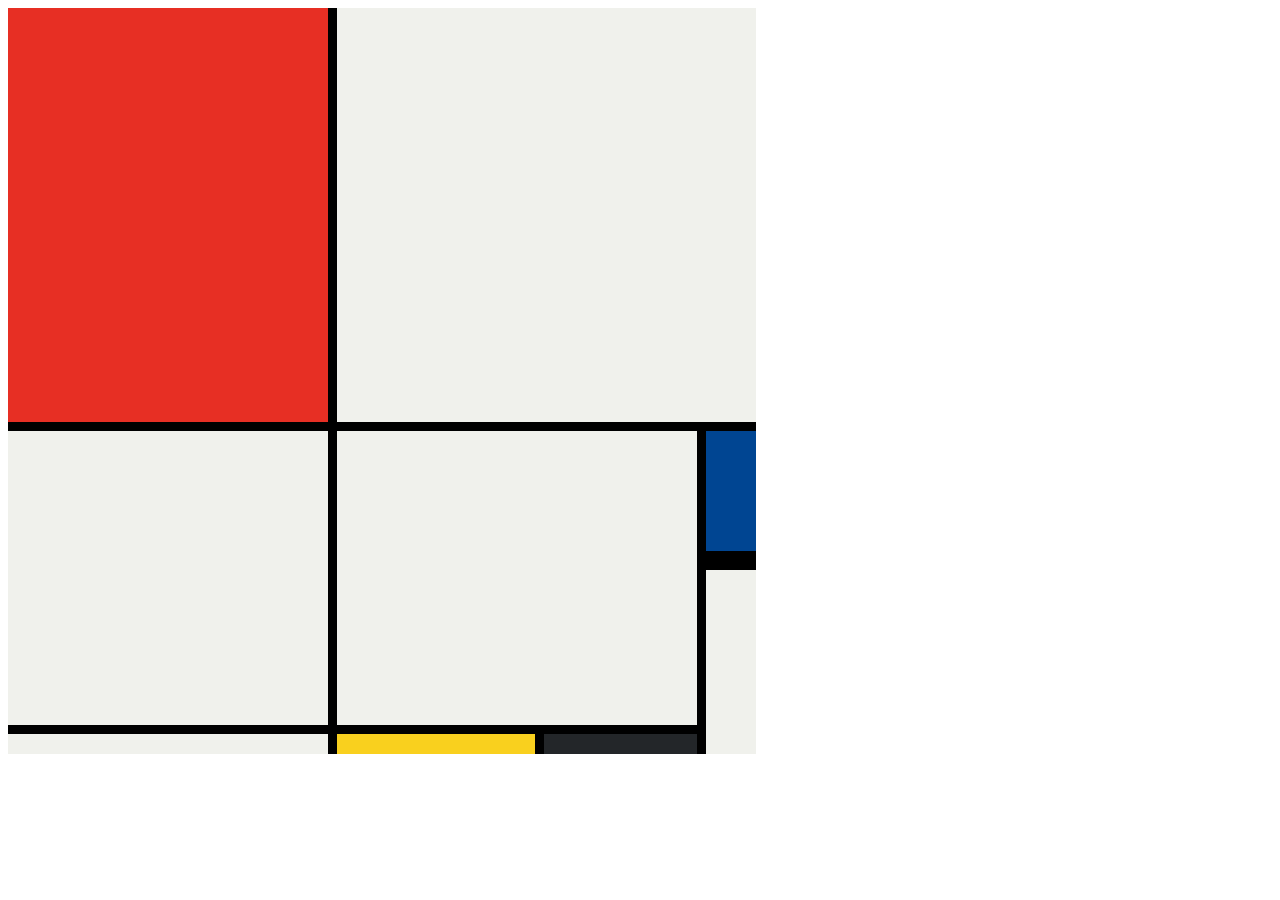
<file: 10.3 Mondrian Project/index.html>
<!DOCTYPE html>
<html lang="en">

<head>
  <meta charset="UTF-8">
  <meta name="viewport" content="width=device-width, initial-scale=1.0">
  <title>Mondrian Project</title>
  <style>
  
    /* 
    Write your CSS here 
    Gap Colour: #000
    White: #F0F1EC
    Red: #E72F24
    Black: #232629
    Blue: #004592
    Yellow: #F9D01E

    For dimensions, see dimensions.png image.
    HINT: Remember you can't change the properties of grid lines.
    But grid lines are transparent!
    */
    .main-container{
      display: flex;
      width: 748px;
      height: 746px;
      background-color: black;

    }
    .grid-container{
      display: grid;
      grid-template-rows: 414px 130px 155px 20px ;
      grid-template-columns: 320px 198px 153px 50px;
      gap: 9px;
    }
    .item{
      background-color: #F0F1EC;
    }
    .first{
      background-color: #E72F24;
    }
    .second {
      grid-column: span 3;
    }
    .third{
      grid-row: span 2;
    }
    .fourth{
      grid-column : span 2;
      grid-row: span 2;
    }
    .fifth{
      background-color: #004592;
      border-bottom: 10px solid;
    }
    .sixth{
      
      grid-row: span 2 ; 
      }
    .eighth{
      background-color: #F9D01E;
    }
    .ninth{
      background-color:#232629;
    }
  </style>
</head>

<body>
  <!-- Write your HTML here -->
   <div class="main-container ">
    <div class="grid-container">
      <div class="first item"></div>
      <div class="second item"></div>
      <div class="third item"></div>
      <div class="fourth item"></div>
      <div class="fifth item"></div>
      <div class="sixth item"></div>
      <div class="seventh item"></div>
      <div class="eighth item"></div>
      <div class="ninth item"></div>
    </div>
   </div>
</body>

</html>
</file>
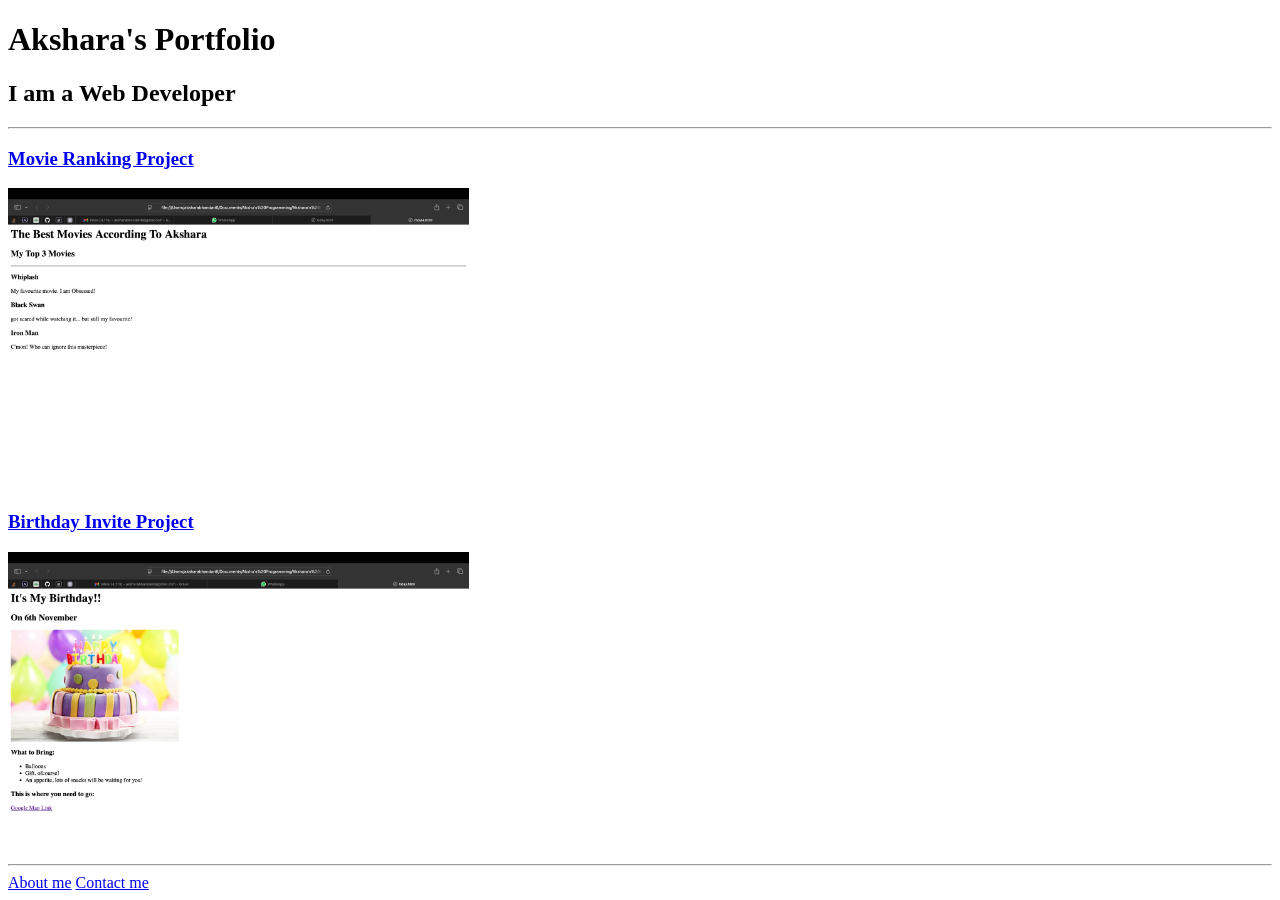
<file: 4.3 HTML Porfolio Project copy/index.html>
<!-- TODO 1: Create the HTML Boilerplate -->

<!-- TODO 2: Add Your previous projects' HTML into the public folder -->

<!-- TODO 3: Take screenshots of your project previews and add the images to the images folder -->

<!-- TODO 4: Add titles/subtitles etc. -->

<!-- TODO 5: Add a link to the project pages -->

<!-- TODO 6: Add images to show the project previews
HINT for TODO 6: You can use the height attribute set to 200 to make the image smaller:
https://developer.mozilla.org/en-US/docs/Web/HTML/Element/img#attr-height -->

<!-- TODO 7: Add the Contact Me and About Me page links -->


<!DOCTYPE html>
<html lang="en">
<head>
    <meta charset="UTF-8">
    <meta name="viewport" content="width=device-width, initial-scale=1.0">
    <title>Akshara's Profile</title>
</head>
<body>
    <h1>Akshara's Portfolio</h1>
    <h2>I am a Web Developer</h2>
    <hr/>
    <a href="./public/movie.html"><h3>Movie Ranking Project</h3></a>
    <img src="./assets/images/movie.png" height="300" alt="Movie Ranking project"/>
    <a href="./public/bday.html"><h3>Birthday Invite Project</h3></a>
    <img src="./assets/images/bday.png" height="300" alt="Birthday Invite Project"/>

    <hr/>
    <a href="./public/about.html">About me</a>
    <a href="./public/contact.html">Contact me</a>
</body>
</html>
</file>
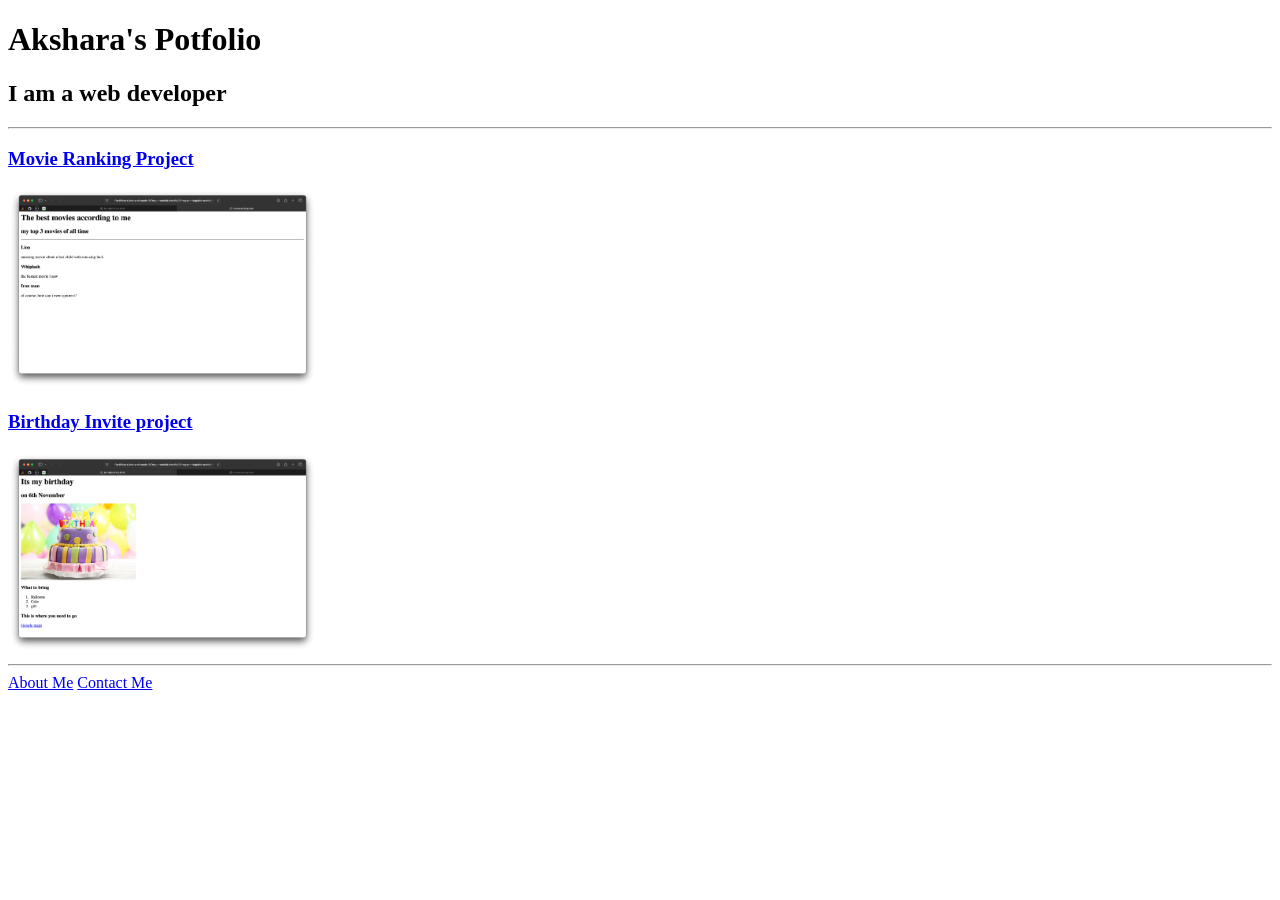
<file: 4.3 HTML Porfolio Project/index.html>
<!-- TODO 1: Create the HTML Boilerplate -->

<!-- TODO 2: Add Your previous projects' HTML into the public folder -->

<!-- TODO 3: Take screenshots of your project previews and add the images to the images folder -->

<!-- TODO 4: Add titles/subtitles etc. -->

<!-- TODO 5: Add a link to the project pages -->

<!-- TODO 6: Add images to show the project previews
HINT for TODO 6: You can use the height attribute set to 200 to make the image smaller:
https://developer.mozilla.org/en-US/docs/Web/HTML/Element/img#attr-height -->

<!-- TODO 7: Add the Contact Me and About Me page links -->

<!DOCTYPE html>
<html lang="en">
<head>
    <meta charset="UTF-8">
    <meta name="viewport" content="width=device-width, initial-scale=1.0">
    <title>My potfolio</title>
</head>
<body>
    <h1>Akshara's Potfolio</h1>
    <h2>I am a web developer</h2>
    <hr/>

    <h3><a href="./public/movie-ranking.html">Movie Ranking Project</a></h3>
    <img src="./assets/images/movie-ranking.png" alt="movie ranking project" height="200"/>

    <h3><a href="./public/birthday-invite.html">Birthday Invite project</a></h3>
    <img src="./assets/images/birthday-invite.png" alt="bithday invite project"  height="200"/>

    <hr/>
    <a href="./public/about.html">About Me</a>
    <a href="./public/contact.html">Contact Me</a>
</body>
</html>
</file>
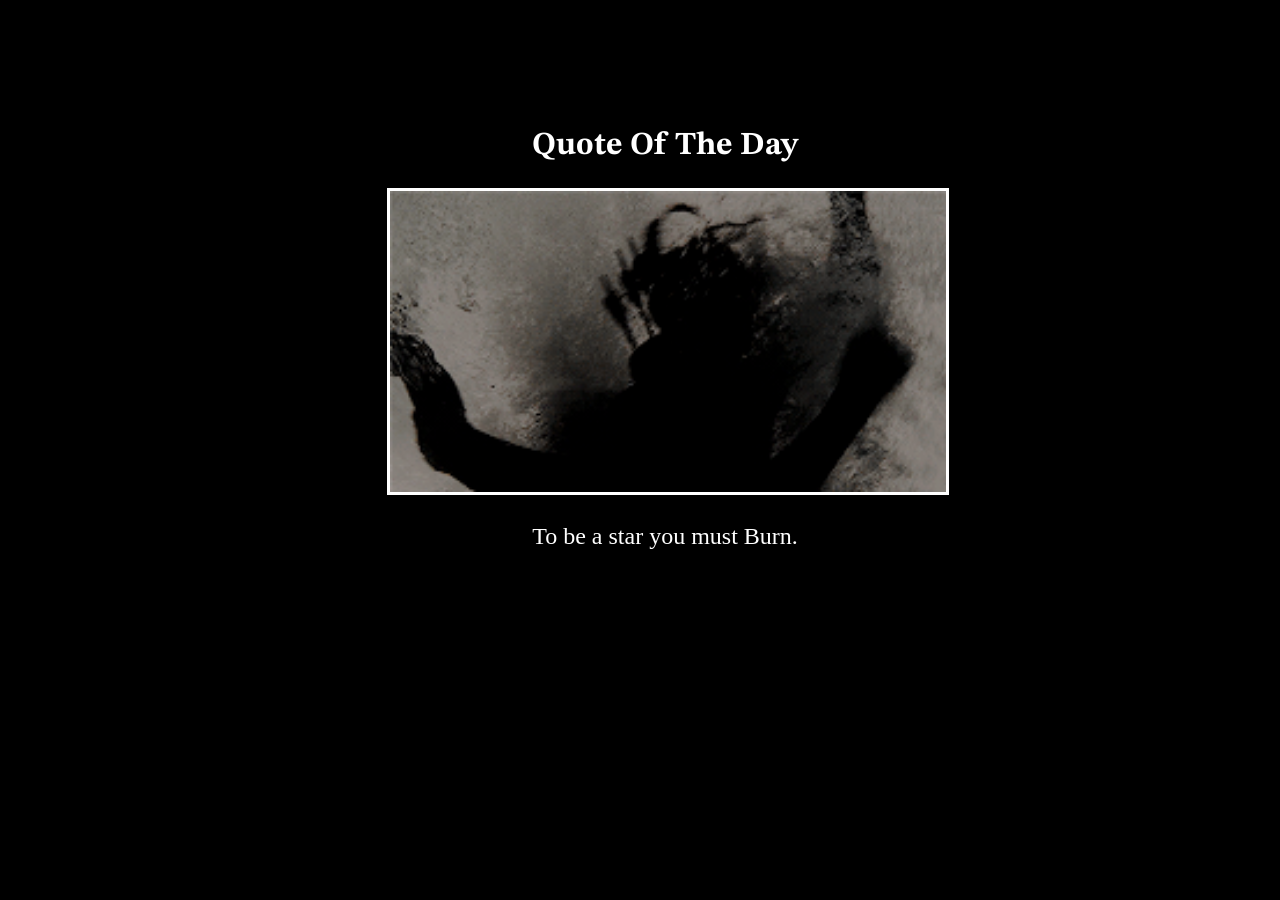
<file: 6.4 Motivation Meme Project copy/index.html>
<!-- 
  TODO: Create a motivational post website.
Style it how ever you like. 
Look at the goal image for inspiration.
But it must have the following features:
1. The main h1 text should be using the Regular Libre Baskerville Font from Google Fonts:
  https://fonts.google.com/specimen/Libre+Baskerville
2. The text should be white and background black.
3. Add your own image into the images folder inside assets. It should have a 5px white border.
4. The text should be center aligned.
5. Create a div to contain the h1, p and img elements. Adjust the margins so that the image and text are centered on the page. 
  Hint: You horizontally center a div by giving it a width of 50% and a margin-left of 25%.
  Hint: Set the image to have a width of 100% so it fills the div. 
6. Read about the text-transform property on MDN docs to make the h1 uppercase with CSS.
  https://developer.mozilla.org/en-US/docs/Web/CSS/text-transform 
-->

<!DOCTYPE html>
<html lang="en">
<head>
  <meta charset="UTF-8">
  <meta name="viewport" content="width=device-width, initial-scale=1.0">
  <title>Motivation Meme</title>

  <!--for the font-->
  <link rel="preconnect" href="https://fonts.googleapis.com">
  <link rel="preconnect" href="https://fonts.gstatic.com" crossorigin>
  <link href="https://fonts.googleapis.com/css2?family=STIX+Two+Text:ital,wght@1,500&display=swap" rel="stylesheet">

  <!--connecting with style.css-->
  <link href="./style.css" rel="stylesheet">
</head>
<body>
  <div id="bigdiv">
    <div>
      <h1>Quote of the day</h1>
    </div>
    <div id="image">
      <img src="./assets/images/image.gif" alignment="center"/>
    </div>

    <div>
      <p>To be a star you must Burn.</p>
    </div>
  </div>
</body>
</html>
</file>
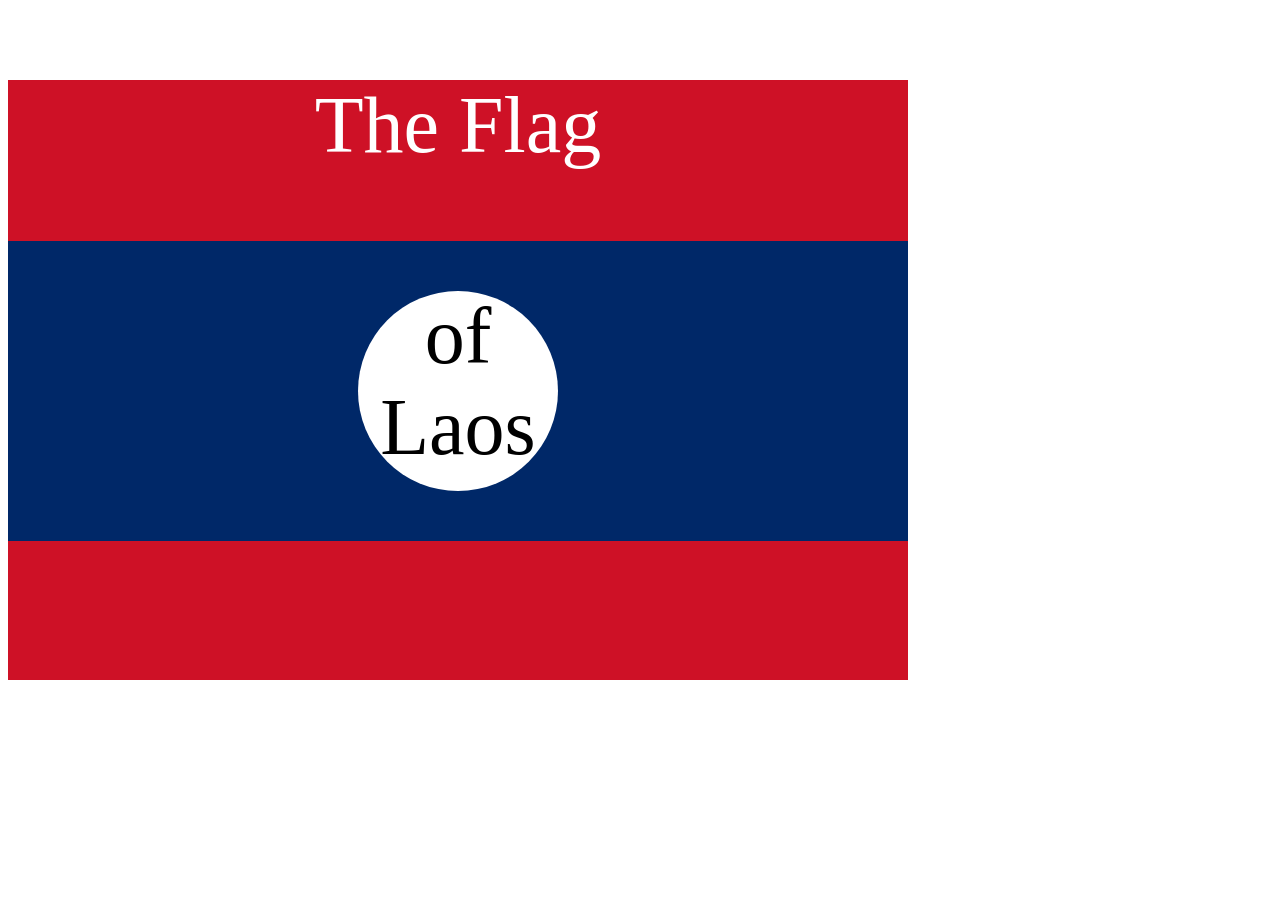
<file: 7.3 CSS Flag Project/index.html>
<!DOCTYPE html>
<html lang="en">

<head>
  <meta charset="UTF-8">
  <title>CSS Flag Project</title>
  <style>
    /* Write your CSS Code here */
    .flag{
        background-color: rgb(206, 17, 38);
        height:600px;
        width:900px;
        position: static;
    }
    .flag p{
        font-size: 5rem;
        text-align: center;
        color: white;
        position: relative;
    }
    .flag div{
        background-color: rgb(0, 40, 104);
        width:900px;
        height:300px;
        position: relative;
        bottom:10px;
    }
    .flag div div{
        border-radius:50%;
        background-color: white;
        height: 200px;
        width: 200px;
        position: absolute;
        left:350px;
        top: 50px;
    }
    .flag div div p{
        color: black;
        position: relative;
        bottom:80px;
    }
  </style>
</head>

<!-- 
  IMPORTANT! Do not change any HTML
Don't add any classes/ids/elements 
Use what you know about combining selectors 
and CSS specificity instead.
Hint 1: The flag is 900px by 600px and the circle is 200px by 200px.
Hint 2: You can use CSS inspection to get the colors from
https://appbrewery.github.io/flag-of-laos/
-->

<body>
  <div class="flag">
    <p>The Flag</p>
    <div>
      <div>
        <p>of Laos</p>
      </div>
    </div>
  </div>
</body>

</html>
</file>
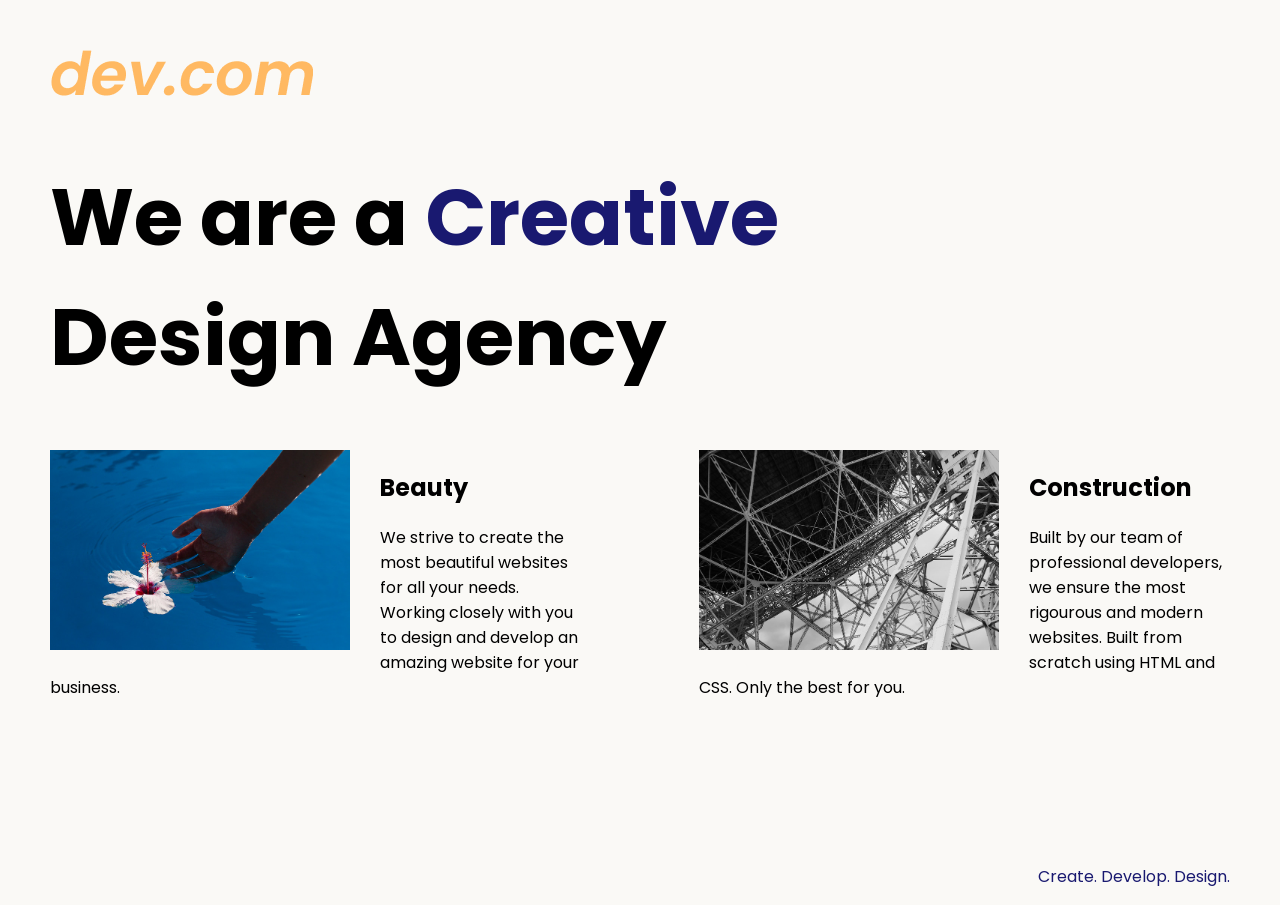
<file: 8.4 Web Design Agency Project/index.html>
<!DOCTYPE html>
<html lang="en">

<head>
  <meta charset="UTF-8">
  <meta name="viewport" content="width=device-width, initial-scale=1.0">
  <title>Agency</title>
  <link rel="stylesheet" href="./style.css">
  <link rel="preconnect" href="https://fonts.googleapis.com">
  <link rel="preconnect" href="https://fonts.gstatic.com" crossorigin>
  <link href="https://fonts.googleapis.com/css2?family=Poppins:wght@400;700&display=swap" rel="stylesheet">
</head>

<body>
  <div class="main">
    <img class="logo" src="./assets/images/logo.png" alt="logo">
    <h1>We are a <span>Creative</span><br/> Design Agency</h1>
    <div class="left card">
      <img class="tile-image" src="./assets/images/beautiful.jpg" alt="hand and flower in water">
      <h2 class="card-title">Beauty</h2>
      <p class="card-text">We strive to create the most beautiful websites for all your needs. Working closely with you
        to
        design and
        develop an amazing website for your business.</p>
    </div>

    <div class="right card">
      <img class="tile-image" src="./assets/images/construction.jpg" alt="metal structure">
      <h2 class="card-title">Construction</h2>
      <p>Built by our team of professional developers, we ensure the most rigourous and modern websites. Built from
        scratch using HTML and CSS. Only the best for you.</p>
    </div>

  </div>
  <footer>
    <p>Create. Develop. Design.</p>
  </footer>
</body>

</html>
</file>
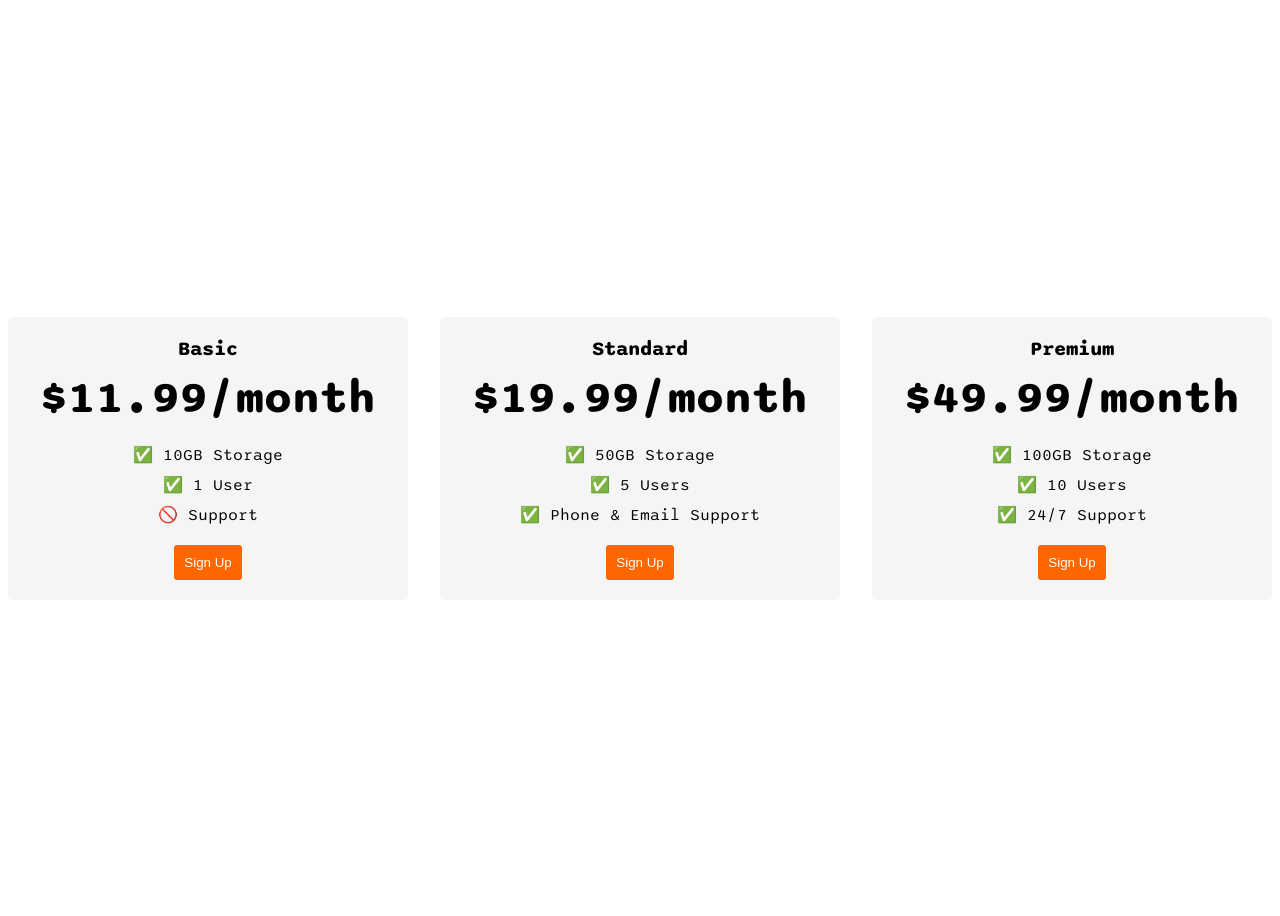
<file: 9.4+Flexbox+Pricing+Table+Project/index.html>
<!DOCTYPE html>
<html>
  <head>
    <title>Flexbox Pricing Table</title>
    <link rel="preconnect" href="https://fonts.googleapis.com" />
    <link rel="preconnect" href="https://fonts.gstatic.com" crossorigin />
    <link
      href="https://fonts.googleapis.com/css2?family=Sono:wght@400;700&display=swap"
      rel="stylesheet"
    />
    <style>
      body {
        font-family: "Sono", sans-serif;
      }
      .pricing-container{
        display: flex;
        flex-wrap: nowrap;
        justify-content: space-evenly;
        align-items:center;
        height: 100vh;
        gap:2rem;
        text-align: center;
        
      }
      .pricing-plan{
        background-color: whitesmoke;
        max-width:400px ;
        padding:20px;
        flex:1;
        border-radius: 5px;
      }
      .plan-title {
        font-size: 20px;
        font-weight: bold;
        margin-bottom: 10px;
      }

      .plan-price{
        font-size: 45px;
        font-weight: bold;
        margin-bottom: 10px;
      }
      .plan-features{
        list-style-type: none;
        padding:10px;
        margin:0px;
        
      }
      li{
        margin-bottom: 10px;
      }

      .plan-button{
        background-color: #ff6600;
        border: none;
        border-radius: 3px;
        color: white;
        padding:10px;
      }
      

      /* Hint: What can you do with a media query and flexbox? */
      @media (max-width: 1250px) {
        .pricing-container{
          flex-direction: column;
          height:100vh;

      }}
    </style>
  </head>

  <body>
    <div class="pricing-container">
      <div class="pricing-plan">
        <div class="plan-title">Basic</div>
        <div class="plan-price">$11.99/month</div>
        <ul class="plan-features">
          <li>✅ 10GB Storage</li>
          <li>✅ 1 User</li>
          <li>🚫 Support</li>
        </ul>
        <button class="plan-button">Sign Up</button>
      </div>
      <div class="pricing-plan">
        <div class="plan-title">Standard</div>
        <div class="plan-price">$19.99/month</div>
        <ul class="plan-features">
          <li>✅ 50GB Storage</li>
          <li>✅ 5 Users</li>
          <li>✅ Phone &amp; Email Support</li>
        </ul>
        <button class="plan-button">Sign Up</button>
      </div>
      <div class="pricing-plan">
        <div class="plan-title">Premium</div>
        <div class="plan-price">$49.99/month</div>
        <ul class="plan-features">
          <li>✅ 100GB Storage</li>
          <li>✅ 10 Users</li>
          <li>✅ 24/7 Support</li>
        </ul>
        <button class="plan-button">Sign Up</button>
      </div>
    </div>
  </body>
</html>
</file>
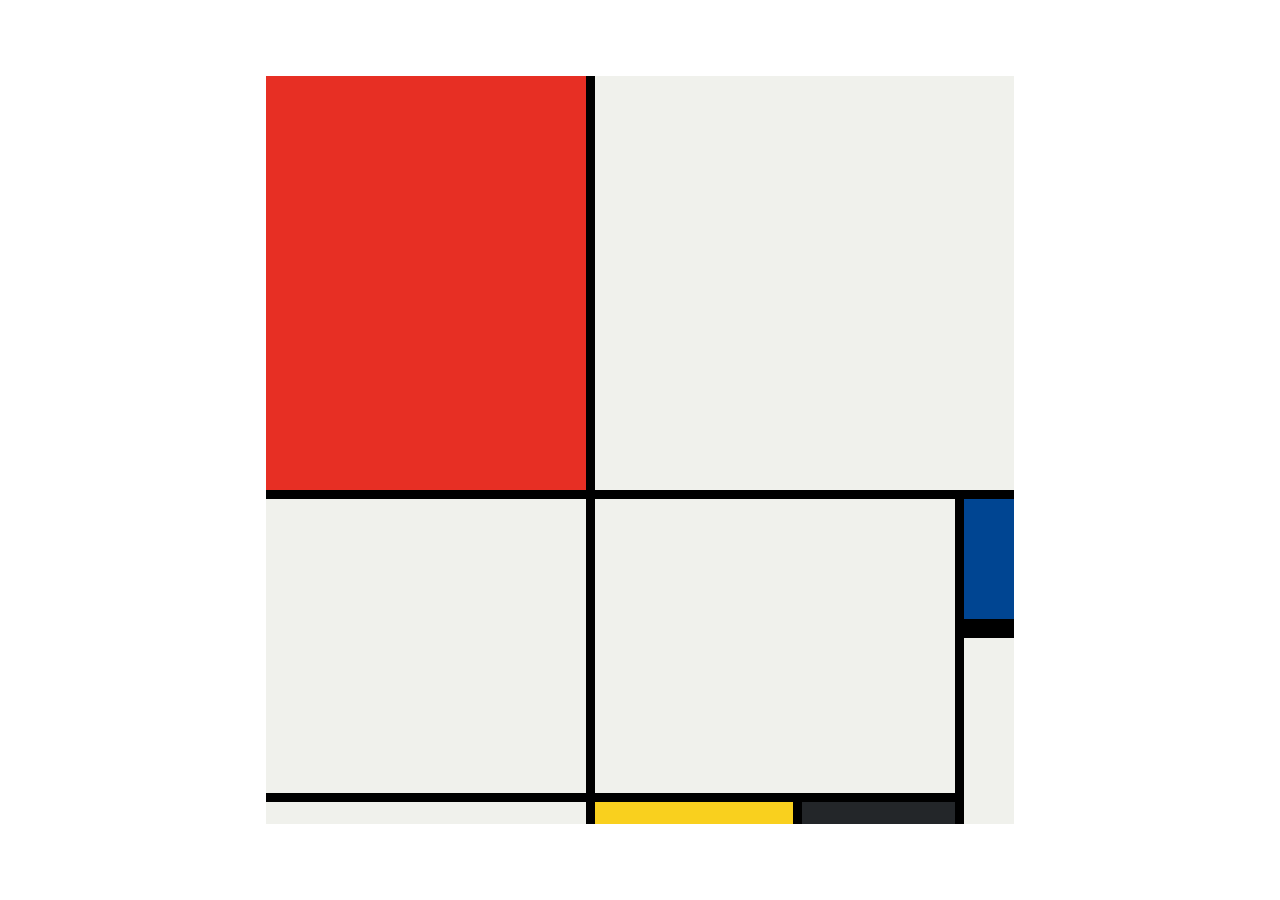
<file: 10.3 Mondrian Project/solution.html>
<!DOCTYPE html>
<html lang="en">

<head>
  <meta charset="UTF-8">
  <meta name="viewport" content="width=device-width, initial-scale=1.0">
  <title>Mondrian Project</title>
  <style>
    /* 
    Write your CSS here 
    Line Colour: #000
    White: #F0F1EC
    Red: #E72F24
    Black: #232629
    Blue: #004592
    Yellow: #F9D01E
    */
    body {
      display: flex;
      justify-content: center;
      align-items: center;
      height: 100vh;
      margin: 0;
      padding: 0;
    }

    .container {
      height: 748px;
      width: 748px;
      display: grid;
      background-color: #000;
      grid-template-columns: 320px 198px 153px 50px;
      grid-template-rows: 414px 130px 155px 22px;
      gap: 9px;
    }

    .item {
      background-color: #F0F1EC;
    }

    .red {
      background-color: #E72F24;
    }

    .white1 {
      grid-column: span 3;
    }

    .white2 {
      grid-row: span 2;
    }

    .white3 {
      grid-area: 2 / 2 / 4 /4
    }

    .blue {
      background-color: #004592;
      border-bottom: 10px solid #000;
    }

    .white4 {
      grid-row: span 2;
    }

    .yellow {
      background-color: #F9D01E;
    }

    .black {
      background-color: #232629;
    }
  </style>
</head>

<body>
  <!-- Write your HTML here -->

  <div class="container">
    <div class="item red"></div>
    <div class="item white1"></div>
    <div class="item white2"></div>
    <div class="item white3"></div>

    <div class="item blue"></div>
    <div class="item white4"></div>

    <div class="item"></div>
    <div class="item yellow"></div>
    <div class="item black"></div>
  </div>
</body>

</html>
</file>
<file: 6.4 Motivation Meme Project copy/style.css>
html{
    background-color: black;
}
h1{
    font-family: "STIX Two Text";
    color: white;
    text-align: center;
    margin-left: 50px;
    text-transform: capitalize;
}

#bigdiv{
    margin:10%;

}
img{
    height: 200%;
    width: 110%;
    border: white solid;
}

#image{
    width:50%;
    margin-left:25% ;
}

p{
    color:white;
    text-align: center;
    margin-left: 50px;
    font-size: x-large;
    
}
</file>
<file: 8.4 Web Design Agency Project/style.css>
body {
  font-family: "Poppins", sans-serif;
  margin: 50px 50px 0 50px;
  background-color: #faf9f6;
  display: flex;
  flex-direction: column;
  min-height: 95vh;
}
.main {
  flex: 1;
}

h1 {
  font-size: 5rem;
  
}

footer {
  text-align: right;
  color: midnightblue;
}

span {
  color: midnightblue
}

.card{
  /* display: inline-block;
  height:500px;
  width:700px; */
  width:45%;

}
.right{
  float:right;
  
}

.left{
  float:left;
 
}

.tile-image{
  float:left;
  margin-right:30px;
  height: 200px;
  
  
}

@media (max-width:700px){
  h1{
    text-align: center;
    font-size: 3.5rem;
  }

  .card{
    width:100%;
    display: block;
    text-align: justify;
    margin-bottom: 30px;
  }

  .card img{
    display: inline;
    width: 100%;
    margin-bottom: 10px;
    object-fit: cover;
  }

}
</file>
